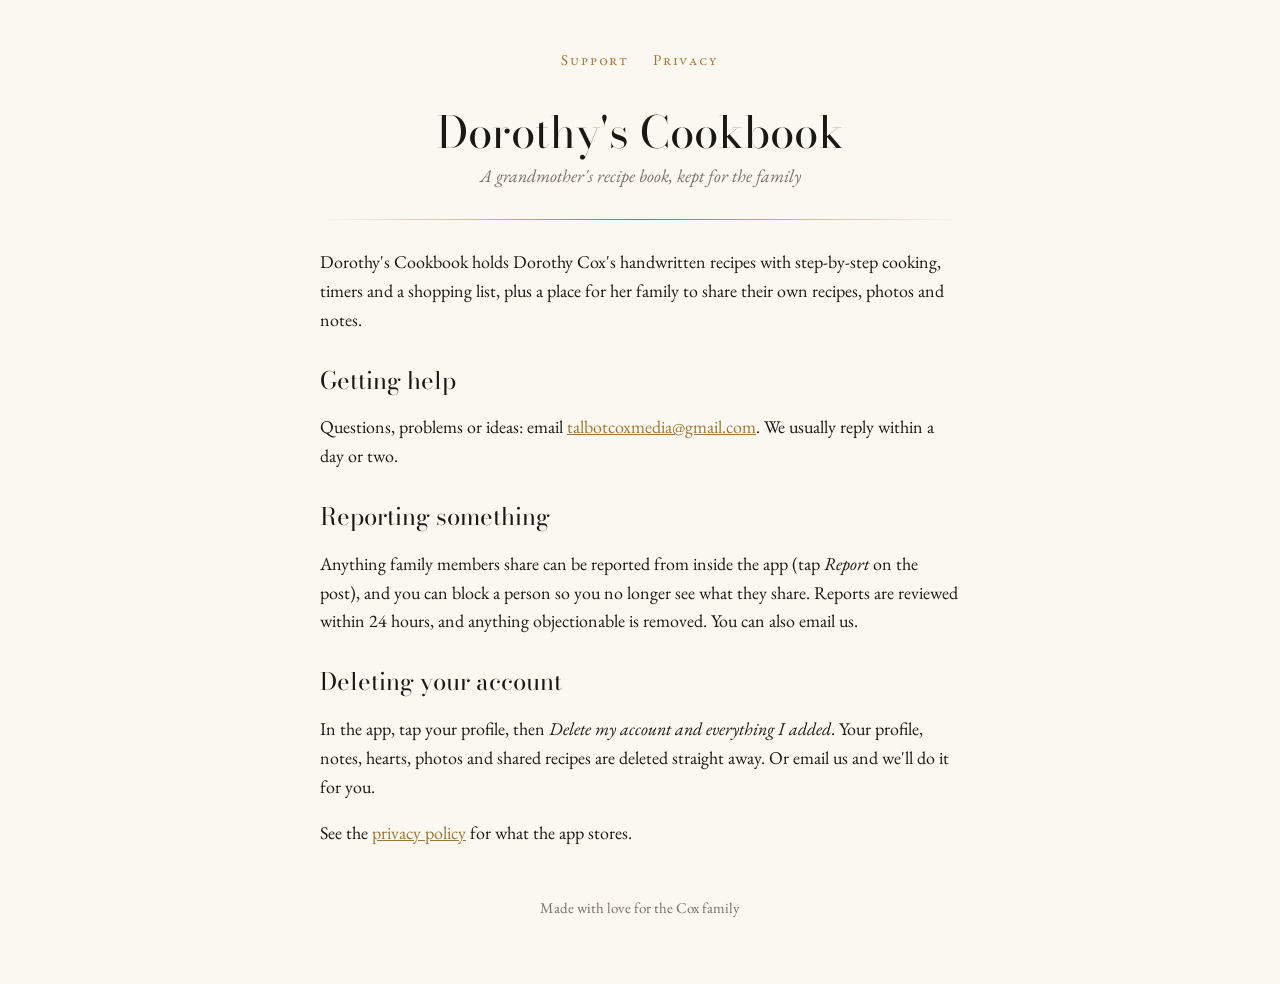
<file: index.html>
<!doctype html><html lang="en"><head><meta charset="utf-8"><meta name="viewport" content="width=device-width,initial-scale=1"><link rel="preconnect" href="https://fonts.googleapis.com"><link href="https://fonts.googleapis.com/css2?family=Bodoni+Moda&family=EB+Garamond:ital@0;1&display=swap" rel="stylesheet"><link rel="stylesheet" href="style.css"><title>Dorothy's Cookbook · Support</title></head><body><main><nav><a href="./">Support</a><a href="privacy.html">Privacy</a></nav>
<h1>Dorothy's Cookbook</h1><p class="sub">A grandmother's recipe book, kept for the family</p><hr>
<p>Dorothy's Cookbook holds Dorothy Cox's handwritten recipes with step-by-step cooking, timers and a shopping list, plus a place for her family to share their own recipes, photos and notes.</p>
<h2>Getting help</h2>
<p>Questions, problems or ideas: email <a href="mailto:talbotcoxmedia@gmail.com">talbotcoxmedia@gmail.com</a>. We usually reply within a day or two.</p>
<h2>Reporting something</h2>
<p>Anything family members share can be reported from inside the app (tap <em>Report</em> on the post), and you can block a person so you no longer see what they share. Reports are reviewed within 24 hours, and anything objectionable is removed. You can also email us.</p>
<h2>Deleting your account</h2>
<p>In the app, tap your profile, then <em>Delete my account and everything I added</em>. Your profile, notes, hearts, photos and shared recipes are deleted straight away. Or email us and we'll do it for you.</p>
<p>See the <a href="privacy.html">privacy policy</a> for what the app stores.</p>
<footer>Made with love for the Cox family</footer></main></body></html>
</file>
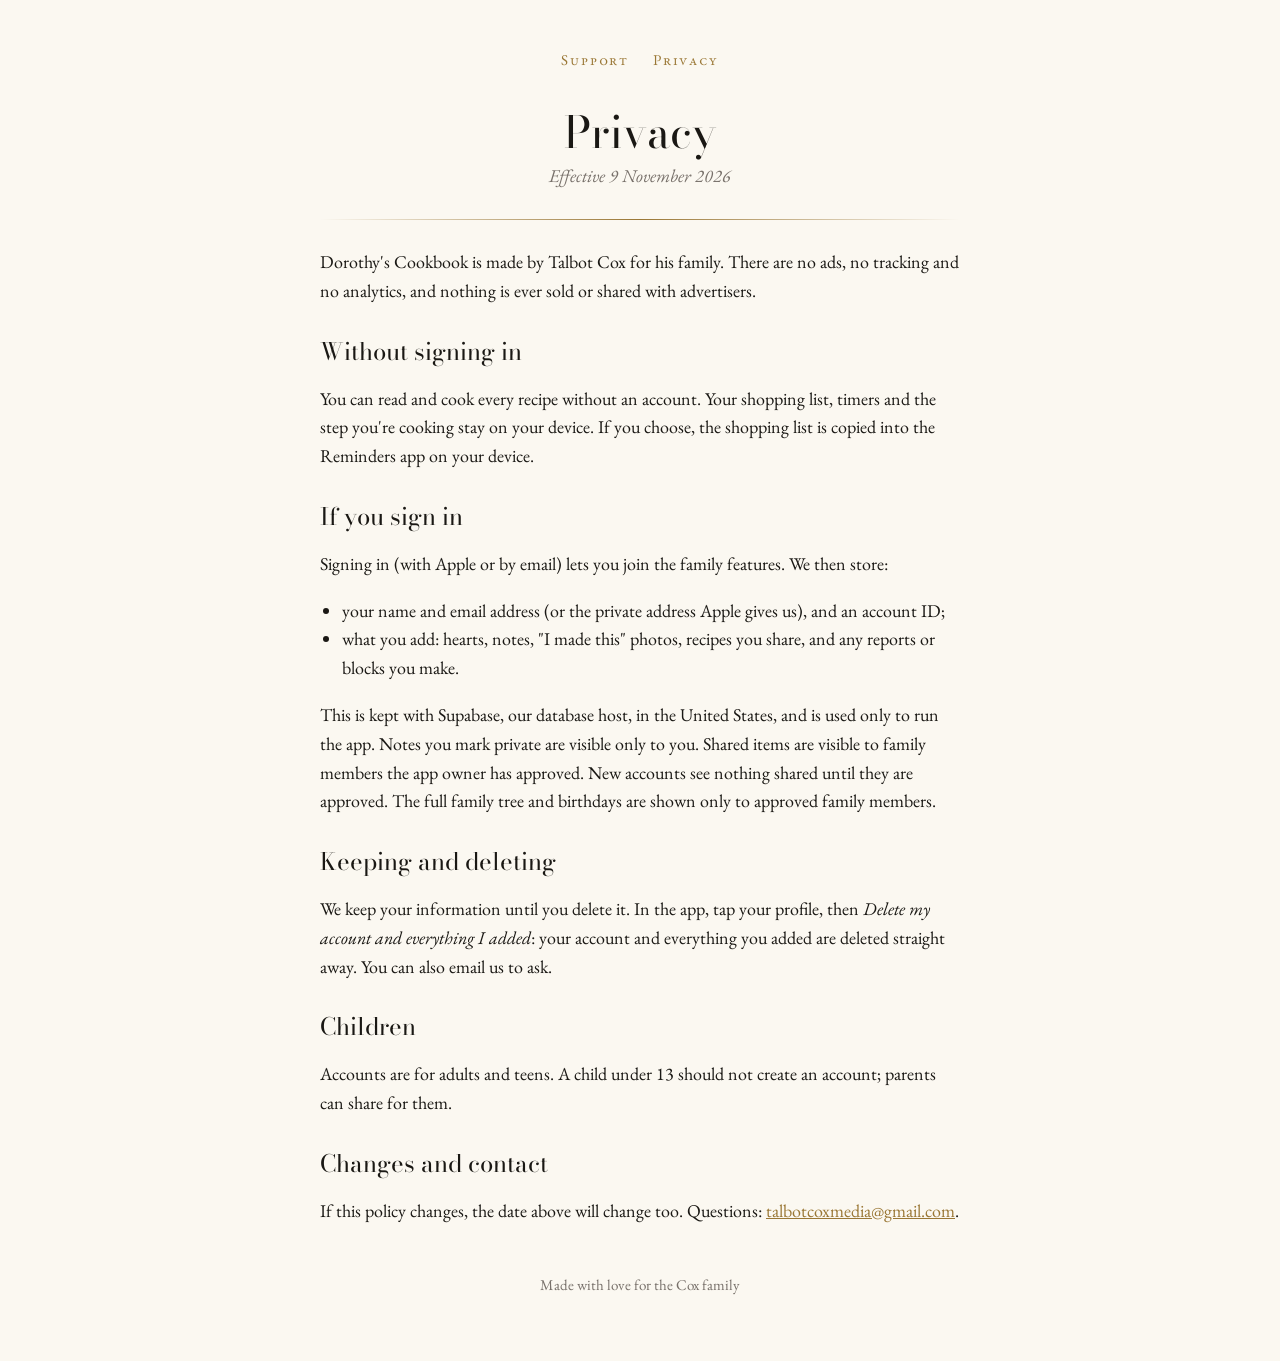
<file: privacy.html>
<!doctype html><html lang="en"><head><meta charset="utf-8"><meta name="viewport" content="width=device-width,initial-scale=1"><link rel="preconnect" href="https://fonts.googleapis.com"><link href="https://fonts.googleapis.com/css2?family=Bodoni+Moda&family=EB+Garamond:ital@0;1&display=swap" rel="stylesheet"><link rel="stylesheet" href="style.css"><title>Dorothy's Cookbook · Privacy</title></head><body><main><nav><a href="./">Support</a><a href="privacy.html">Privacy</a></nav>
<h1>Privacy</h1><p class="sub">Effective 9 November 2026</p><hr>
<p>Dorothy's Cookbook is made by Talbot Cox for his family. There are no ads, no tracking and no analytics, and nothing is ever sold or shared with advertisers.</p>
<h2>Without signing in</h2>
<p>You can read and cook every recipe without an account. Your shopping list, timers and the step you're cooking stay on your device. If you choose, the shopping list is copied into the Reminders app on your device.</p>
<h2>If you sign in</h2>
<p>Signing in (with Apple or by email) lets you join the family features. We then store:</p>
<ul><li>your name and email address (or the private address Apple gives us), and an account ID;</li>
<li>what you add: hearts, notes, "I made this" photos, recipes you share, and any reports or blocks you make.</li></ul>
<p>This is kept with Supabase, our database host, in the United States, and is used only to run the app. Notes you mark private are visible only to you. Shared items are visible to family members the app owner has approved. New accounts see nothing shared until they are approved. The full family tree and birthdays are shown only to approved family members.</p>
<h2>Keeping and deleting</h2>
<p>We keep your information until you delete it. In the app, tap your profile, then <em>Delete my account and everything I added</em>: your account and everything you added are deleted straight away. You can also email us to ask.</p>
<h2>Children</h2>
<p>Accounts are for adults and teens. A child under 13 should not create an account; parents can share for them.</p>
<h2>Changes and contact</h2>
<p>If this policy changes, the date above will change too. Questions: <a href="mailto:talbotcoxmedia@gmail.com">talbotcoxmedia@gmail.com</a>.</p>
<footer>Made with love for the Cox family</footer></main></body></html>
</file>
<file: style.css>
:root{--paper:#FBF8F1;--ink:#1A1814;--stone:#77706A;--gold:#9A7735;--rule:#E3D4AE}
*{box-sizing:border-box}
body{margin:0;background:var(--paper);color:var(--ink);font:18px/1.6 "EB Garamond",Georgia,serif}
main{max-width:680px;margin:0 auto;padding:48px 20px 64px}
h1{font:400 44px/1.1 "Bodoni Moda",Didot,Georgia,serif;margin:0 0 6px;text-align:center}
.sub{text-align:center;color:var(--stone);font-style:italic;margin:0}
hr{border:0;height:1px;background:linear-gradient(90deg,transparent,var(--gold),transparent);margin:28px 0}
h2{font:400 24px/1.2 "Bodoni Moda",Didot,Georgia,serif;margin:32px 0 6px}
a{color:var(--gold)}
nav{text-align:center;font-variant:small-caps;letter-spacing:.12em;font-size:15px;margin-bottom:36px}
nav a{margin:0 12px;text-decoration:none}
ul{padding-left:22px}
footer{color:var(--stone);text-align:center;font-size:15px;margin-top:48px}
</file>
